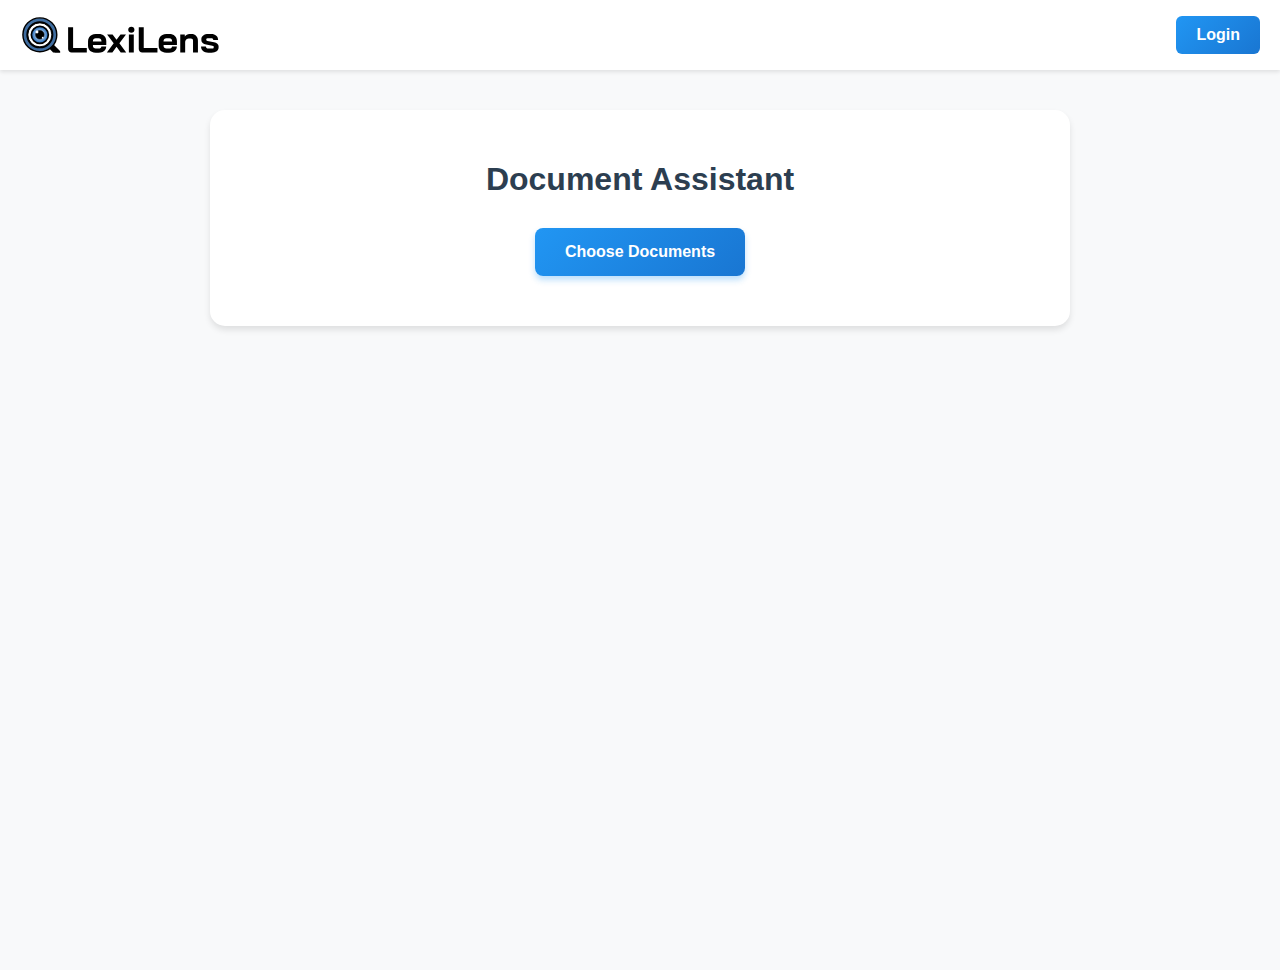
<file: index.html>
<!DOCTYPE html>
<html lang="en">

<head>
    <meta charset="UTF-8">
    <meta name="viewport" content="width=device-width, initial-scale=1.0">
    <title>Document Translation Helper</title>
    <style>
        body {
            margin: 0;
            padding: 0;
            font-family: Arial, sans-serif;
            background-color: #f8f9fa;
            color: #2c3e50;
        }

        .app-layout {
            display: flex;
            min-height: 100vh;
            position: relative;
            padding-top: 70px;
        }

        /* Sidebar styles */
        .sidebar {
            width: 250px;
            background-color: #ffffff;
            border-right: 1px solid #dee2e6;
            height: calc(100vh - 70px);
            position: fixed;
            left: 0;
            top: 70px;
            overflow-y: auto;
            box-shadow: 2px 0 10px rgba(0,0,0,0.1);
        }

        .sidebar-header {
            padding: 25px 20px;
            border-bottom: 1px solid #dee2e6;
            background: linear-gradient(135deg, #2196F3, #1976D2);
            background-color: white;
        }

        .sidebar-header h2 {
            margin: 0;
            color: white;
            font-size: 1.3rem;
            font-weight: 600;
        }

        .chat-list {
            padding: 10px;
        }

        .chat-item {
            padding: 15px;
            border-radius: 10px;
            margin-bottom: 12px;
            cursor: pointer;
            transition: all 0.3s ease;
            background-color: white;
            border: 1px solid #e0e0e0;
            box-shadow: 0 2px 4px rgba(0,0,0,0.02);
        }

        .chat-item:hover {
            transform: translateY(-2px);
            box-shadow: 0 4px 8px rgba(0,0,0,0.1);
            border-color: #2196F3;
        }

        .chat-item.active {
            background-color: #e3f2fd;
        }

        .chat-title {
            font-size: 0.95rem;
            font-weight: 600;
            color: #2c3e50;
        }

        .chat-date {
            font-size: 0.8rem;
            color: #7f8c8d;
            margin-top: 5px;
        }

        /* Main content styles */
        .main-content {
            margin-left: 250px;
            flex-grow: 1;
            padding: 20px;
            position: relative;
            margin-top: 20px;
        }

        /* Add new styles for images and title */
        .logo-container {
            display: none;
        }

        .container {
            max-width: 800px;
            margin: 0 auto;
            padding: 30px;
            background: white;
            border-radius: 15px;
            box-shadow: 0 4px 6px rgba(0,0,0,0.1);
            text-align: center;
        }

        .container h1 {
            color: #2c3e50;
            font-size: 2rem;
            font-weight: 700;
            margin-bottom: 30px;
            text-align: center;
            width: 100%;
            display: block;
        }

        /* Existing upload section styles */
        .upload-section {
            text-align: center;
            margin: 20px 0;
            position: relative;
        }

        .upload-button {
            display: inline-block;
            padding: 15px 30px;
            background: linear-gradient(135deg, #2196F3, #1976D2);
            color: white;
            border: none;
            border-radius: 8px;
            cursor: pointer;
            transition: all 0.3s ease;
            font-weight: 600;
            box-shadow: 0 4px 6px rgba(33,150,243,0.3);
        }

        .upload-button:hover {
            transform: translateY(-2px);
            box-shadow: 0 6px 8px rgba(33,150,243,0.4);
        }

        .file-name {
            margin-top: 10px;
            color: #666;
        }

        .translate-button {
            display: block;
            width: 100%;
            padding: 12px;
            background-color: #2196F3;
            color: white;
            border: none;
            border-radius: 4px;
            cursor: pointer;
            transition: background-color 0.3s;
            margin-top: 20px;
        }

        .translate-button:disabled {
            background-color: #cccccc;
            cursor: not-allowed;
        }

        .translate-button:hover:not(:disabled) {
            background-color: #1976D2;
        }

        /* Responsive design */
        @media (max-width: 768px) {
            .sidebar {
                width: 200px;
            }

            .main-content {
                margin-left: 200px;
            }
        }

        .chat-item {
            position: relative;
            padding-right: 40px;
            /* Make room for delete button */
        }

        .delete-btn {
            position: absolute;
            right: 10px;
            top: 50%;
            transform: translateY(-50%);
            background: none;
            border: none;
            cursor: pointer;
            opacity: 0;
            transition: opacity 0.2s ease;
            padding: 5px;
            border-radius: 4px;
        }

        .chat-item:hover .delete-btn {
            opacity: 1;
        }

        .delete-btn:hover {
            background-color: #ffebee;
        }

        .trash-icon {
            font-size: 16px;
        }

        /* Auth button styles */
        .auth-buttons {
            position: static;
        }

        .auth-button {
            position: relative;
            background: linear-gradient(135deg, #2196F3, #1976D2);
            color: white;
            padding: 10px 20px;
            border-radius: 6px;
            font-weight: 600;
            text-decoration: none;
            transition: all 0.3s ease;
            display: inline-block;
        }

        .auth-button:hover {
            transform: translateY(-2px);
            box-shadow: 0 4px 6px rgba(33,150,243,0.3);
        }

        .process-button {
            display: block;
            width: 100%;
            padding: 12px;
            background: linear-gradient(135deg, #2196F3, #1976D2);
            color: white;
            border: none;
            border-radius: 8px;
            cursor: pointer;
            margin-top: 20px;
            transition: all 0.3s ease;
            font-weight: 600;
            box-shadow: 0 4px 6px rgba(33,150,243,0.3);
        }

        .process-button:hover {
            transform: translateY(-2px);
            box-shadow: 0 6px 8px rgba(33,150,243,0.4);
        }

        .file-list {
            margin: 20px 0;
        }

        .file-item {
            display: flex;
            justify-content: space-between;
            align-items: center;
            padding: 12px 15px;
            margin: 8px 0;
            background: #f8f9fa;
            border: 1px solid #e0e0e0;
            border-radius: 8px;
            transition: all 0.3s ease;
        }

        .file-item:hover {
            background: #fff;
            border-color: #2196F3;
            transform: translateX(5px);
        }

        .remove-btn {
            background: none;
            border: none;
            color: #e74c3c;
            cursor: pointer;
            padding: 5px 10px;
            font-weight: bold;
            transition: all 0.3s ease;
        }

        .remove-btn:hover {
            color: #c0392b;
            transform: scale(1.2);
        }

        .preview-button {
            display: block;
            width: 100%;
            padding: 12px;
            background: #e3f2fd;
            color: #1976d2;
            border: none;
            border-radius: 8px;
            cursor: pointer;
            margin: 20px 0;
            transition: all 0.3s ease;
            font-weight: 600;
        }

        .preview-button:hover {
            background: #bbdefb;
            transform: translateY(-2px);
        }

        .preview-container {
            position: relative;
            max-width: 1200px;
            width: calc(100% - 290px);
            margin: 20px 20px 20px 270px;
            padding: 20px;
            background: white;
            border-radius: 15px;
            box-shadow: 0 4px 15px rgba(0,0,0,0.1);
            z-index: 1;
        }

        .preview-header {
            display: flex;
            justify-content: space-between;
            align-items: center;
            margin-bottom: 15px;
        }

        .close-preview {
            background: none;
            border: none;
            font-size: 24px;
            cursor: pointer;
            color: #666;
        }

        .carousel-container {
            position: relative;
            width: 100%;
        }

        .carousel-button {
            position: absolute;
            top: 50%;
            transform: translateY(-50%);
            background: rgba(0, 0, 0, 0.5);
            color: white;
            border: none;
            padding: 15px;
            cursor: pointer;
            z-index: 2;
        }

        .carousel-button.prev {
            left: 10px;
        }

        .carousel-button.next {
            right: 10px;
        }

        .preview-content {
            width: 100%;
            min-height: 600px;
            display: flex;
            justify-content: center;
            align-items: center;
            background: #f8f9fa;
            border-radius: 4px;
            overflow: hidden;
        }

        .preview-content iframe {
            width: 100%;
            height: 800px;
            border: none;
        }

        .preview-content img {
            max-width: 100%;
            max-height: 800px;
            object-fit: contain;
        }

        .carousel-dots {
            display: flex;
            justify-content: center;
            gap: 8px;
            margin-top: 10px;
        }

        .dot {
            width: 10px;
            height: 10px;
            border-radius: 50%;
            background: #ddd;
            cursor: pointer;
        }

        .dot.active {
            background: #2196F3;
        }

        /* Add responsive adjustments */
        @media (max-width: 768px) {
            .preview-container {
                width: calc(100% - 240px);
                margin-left: 220px;
            }
        }

        /* Add loading animation */
        @keyframes pulse {
            0% { transform: scale(1); }
            50% { transform: scale(1.05); }
            100% { transform: scale(1); }
        }

        .processing {
            animation: pulse 1.5s infinite;
        }

        /* Empty state styling */
        .empty-state {
            text-align: center;
            padding: 40px 20px;
            color: #7f8c8d;
        }

        .empty-state i {
            font-size: 48px;
            margin-bottom: 15px;
            color: #bdc3c7;
        }

        /* Add these styles */
        .login-required-tooltip {
            display: none;
            position: absolute;
            background: rgba(0, 0, 0, 0.8);
            color: white;
            padding: 8px 12px;
            border-radius: 4px;
            font-size: 14px;
            bottom: 100%;
            left: 50%;
            transform: translateX(-50%);
            margin-bottom: 8px;
            white-space: nowrap;
        }

        .not-logged-in .upload-button:hover + .login-required-tooltip {
            display: block;
        }

        /* Add this style */
        .sidebar.hidden {
            display: none;
        }

        .main-content.full-width {
            margin-left: 0;
        }

        /* Add these styles */
        .nav-bar {
            position: fixed;
            top: 0;
            left: 0;
            right: 0;
            height: 70px;
            background-color: white;
            box-shadow: 0 2px 4px rgba(0,0,0,0.1);
            display: flex;
            justify-content: space-between;
            align-items: center;
            padding: 0 20px;
            z-index: 1000;
        }

        .nav-logo {
            height: 40px;
        }

        .nav-logo img {
            height: 100%;
            width: auto;
        }
    </style>
</head>

<body>
    <div class="nav-bar">
        <div class="nav-logo">
            <img src="./images/full.svg" alt="Lexilytics Logo">
        </div>
        <div class="auth-buttons">
            <a href="./login.html" class="auth-button">Login</a>
        </div>
    </div>

    <div class="app-layout">
        <!-- Sidebar with Project List -->
        <div class="sidebar">
            <div class="sidebar-header">
                <h2>Project List</h2>
            </div>
            <div class="chat-list" id="chatList">
                <div class="chat-item">
                    <div class="chat-title">Spanish Visa Application</div>
                    <div class="chat-date">Mar 15, 2024</div>
                </div>
                <div class="chat-item">
                    <div class="chat-title">Chinese Birth Certificate</div>
                    <div class="chat-date">Mar 14, 2024</div>
                </div>
                <div class="chat-item">
                    <div class="chat-title">French Work Permit</div>
                    <div class="chat-date">Mar 13, 2024</div>
                </div>
            </div>
            <div class="empty-state" id="emptyState" style="display: none;">
                <i>📁</i>
                <p>No projects yet. Upload some documents to get started!</p>
            </div>
        </div>

        <!-- Main Content -->
        <div class="main-content">
            <div class="logo-container">
                <img src="./images/full.svg" alt="Lexilytics Logo">
            </div>
            <div class="container">
                <h1>Document Assistant</h1>
                <div class="upload-section ${!isLoggedIn() ? 'not-logged-in' : ''}">
                    <label for="fileUpload" class="upload-button">
                        Choose Documents
                        <input type="file" id="fileUpload" accept="image/*,.pdf,.doc,.docx" multiple hidden>
                    </label>
                    <div class="login-required-tooltip">Please log in to upload documents</div>

                    <div id="fileList" class="file-list"></div>

                    <!-- Preview button -->
                    <button id="previewBtn" class="preview-button" style="display: none;">
                        Preview Documents
                    </button>

                    <button id="processBtn" class="process-button" style="display: none;">
                        Analyze Documents
                    </button>
                </div>
            </div>
        </div>
    </div>

    <!-- Preview carousel container -->
    <div id="previewContainer" class="preview-container" style="display: none;">
        <div class="preview-header">
            <h3 id="previewTitle">Document Preview</h3>
            <button id="closePreview" class="close-preview">×</button>
        </div>
        <div class="carousel-container">
            <button class="carousel-button prev" id="prevBtn">❮</button>
            <div id="previewContent" class="preview-content"></div>
            <button class="carousel-button next" id="nextBtn">❯</button>
        </div>
        <div id="carouselDots" class="carousel-dots"></div>
    </div>

    <script>
        const API_ENDPOINTS = {
            projects: 'http://34.136.229.253:8080/projects/',
            upload: 'http://34.136.229.253:8080/projects/{project_id}/upload_pictures',
            messages: 'http://34.136.229.253:8080/projects/{project_id}/messages'
        };

        function getAuthHeaders() {
            const token = localStorage.getItem('token');
            const tokenType = localStorage.getItem('token_type') || 'Bearer';
            return {
                'Authorization': `${tokenType} ${token}`,
                'Content-Type': 'application/json'
            };
        }

        async function loadUserProjects() {
            const token = localStorage.getItem('token');
            if (!token) return;

            try {
                const response = await fetch(API_ENDPOINTS.projects, {
                    headers: getAuthHeaders()
                });
                
                if (response.ok) {
                    const projects = await response.json();
                    updateProjectList(projects);
                } else {
                    // Handle unauthorized access
                    if (response.status === 401) {
                        localStorage.removeItem('token');
                        localStorage.removeItem('token_type');
                        window.location.reload();
                    }
                }
            } catch (error) {
                console.error('Failed to load projects:', error);
            }
        }

        const fileUpload = document.getElementById('fileUpload');
        const fileList = document.getElementById('fileList');
        const previewBtn = document.getElementById('previewBtn');
        const processBtn = document.getElementById('processBtn');
        const previewContainer = document.getElementById('previewContainer');
        let selectedFiles = [];
        let currentPreviewIndex = 0;

        function isLoggedIn() {
            return localStorage.getItem('token') !== null;
        }

        document.querySelector('.upload-button').addEventListener('click', function(e) {
            if (!isLoggedIn()) {
                e.preventDefault();
                window.location.href = 'login.html';
                return;
            }
            // If logged in, the hidden file input will work normally
        });

        fileUpload.addEventListener('change', function (e) {
            const newFiles = Array.from(e.target.files);
            selectedFiles = selectedFiles.concat(newFiles);
            updateFileList();
            this.value = '';
        });

        function updateFileList() {
            fileList.innerHTML = '';

            selectedFiles.forEach((file, index) => {
                const fileItem = document.createElement('div');
                fileItem.className = 'file-item';
                fileItem.innerHTML = `
                    <span>${file.name}</span>
                    <button class="remove-btn" data-index="${index}">×</button>
                `;
                fileList.appendChild(fileItem);
            });

            const hasFiles = selectedFiles.length > 0;
            previewBtn.style.display = hasFiles ? 'block' : 'none';
            processBtn.style.display = hasFiles ? 'block' : 'none';
        }

        fileList.addEventListener('click', function (e) {
            if (e.target.classList.contains('remove-btn')) {
                const index = parseInt(e.target.dataset.index);
                selectedFiles.splice(index, 1);
                updateFileList();
                if (selectedFiles.length === 0) {
                    previewContainer.style.display = 'none';
                }
            }
        });

        previewBtn.addEventListener('click', function() {
            if (selectedFiles.length > 0) {
                showPreview(0);
                previewContainer.style.display = 'block';
                
                // Update scrolling behavior
                const previewOffset = previewContainer.offsetTop;
                window.scrollTo({
                    top: previewOffset,
                    behavior: 'smooth'
                });
            }
        });

        document.getElementById('closePreview').addEventListener('click', function () {
            previewContainer.style.display = 'none';
        });

        document.getElementById('prevBtn').addEventListener('click', function () {
            if (currentPreviewIndex > 0) {
                showPreview(currentPreviewIndex - 1);
            }
        });

        document.getElementById('nextBtn').addEventListener('click', function () {
            if (currentPreviewIndex < selectedFiles.length - 1) {
                showPreview(currentPreviewIndex + 1);
            }
        });

        function showPreview(index) {
            currentPreviewIndex = index;
            const file = selectedFiles[index];
            document.getElementById('previewTitle').textContent = `Preview: ${file.name} (${index + 1}/${selectedFiles.length})`;

            const previewContent = document.getElementById('previewContent');
            previewContent.innerHTML = '';

            if (file.type.startsWith('image/')) {
                const reader = new FileReader();
                reader.onload = function (e) {
                    const img = document.createElement('img');
                    img.src = e.target.result;
                    img.style.maxWidth = '100%';
                    img.style.maxHeight = '800px';
                    previewContent.appendChild(img);
                };
                reader.readAsDataURL(file);
            } else if (file.type === 'application/pdf') {
                const objectUrl = URL.createObjectURL(file);
                const iframe = document.createElement('iframe');
                iframe.src = objectUrl;
                previewContent.appendChild(iframe);
            } else {
                previewContent.innerHTML = '<p>Preview not available for this file type</p>';
            }

            updateCarouselDots();
            updateNavigationButtons();
        }

        function updateCarouselDots() {
            const dotsContainer = document.getElementById('carouselDots');
            dotsContainer.innerHTML = '';

            selectedFiles.forEach((_, index) => {
                const dot = document.createElement('div');
                dot.className = `dot${index === currentPreviewIndex ? ' active' : ''}`;
                dot.addEventListener('click', () => showPreview(index));
                dotsContainer.appendChild(dot);
            });
        }

        function updateNavigationButtons() {
            document.getElementById('prevBtn').style.display = currentPreviewIndex > 0 ? 'block' : 'none';
            document.getElementById('nextBtn').style.display = currentPreviewIndex < selectedFiles.length - 1 ? 'block' : 'none';
        }

        processBtn.addEventListener('click', async function() {
            if (selectedFiles.length > 0) {
                const token = localStorage.getItem('token');
                if (!token) {
                    alert('Please login to process documents');
                    window.location.href = 'login.html';
                    return;
                }

                try {
                    // First create a new project
                    const projectResponse = await fetch(API_ENDPOINTS.projects, {
                        method: 'POST',
                        headers: getAuthHeaders(),
                        body: JSON.stringify({ explanation: {} })
                    });

                    if (!projectResponse.ok) {
                        throw new Error('Failed to create project');
                    }

                    const project = await projectResponse.json();

                    // Then upload files to the project
                    const formData = new FormData();
                    selectedFiles.forEach(file => {
                        formData.append('files', file);
                    });

                    const uploadUrl = API_ENDPOINTS.upload.replace('{project_id}', project.id);
                    const uploadResponse = await fetch(uploadUrl, {
                        method: 'POST',
                        headers: {
                            'Authorization': getAuthHeaders().Authorization
                        },
                        body: formData
                    });

                    if (!uploadResponse.ok) {
                        throw new Error('Failed to upload files');
                    }

                    const result = await uploadResponse.json();
                    
                    // Create project info for localStorage
                    const projectInfo = {
                        title: `Project ${project.id}`,
                        date: new Date().toLocaleDateString(),
                        projectId: project.id,
                        files: selectedFiles.map(f => f.name)
                    };

                    // Update project list in localStorage
                    const projects = JSON.parse(localStorage.getItem('projectList') || '[]');
                    projects.unshift(projectInfo); // Add new project to beginning of list
                    localStorage.setItem('projectList', JSON.stringify(projects));
                    
                    // Store current project info
                    localStorage.setItem('currentChat', JSON.stringify(projectInfo));
                    
                    window.location.href = 'chat-view.html';
                } catch (error) {
                    console.error('Error processing files:', error);
                    alert('Failed to process files. Please try again.');
                }
            }
        });

        // Handle chat item clicks
        document.querySelectorAll('.chat-item').forEach(item => {
            item.addEventListener('click', function () {
                if (!isLoggedIn()) {
                    window.location.href = 'login.html';
                    return;
                }
                const title = this.querySelector('.chat-title').textContent;
                const date = this.querySelector('.chat-date').textContent;

                localStorage.setItem('currentChat', JSON.stringify({
                    title: title,
                    date: date
                }));

                window.location.href = 'chat-view.html';
            });
        });

        // Function to add new document to project list
        function addToProjectList(fileName) {
            const chatList = document.getElementById('chatList');
            const currentDate = new Date().toLocaleDateString('en-US', {
                month: 'short',
                day: 'numeric',
                year: 'numeric'
            });

            // Create new chat item
            const newChatItem = document.createElement('div');
            newChatItem.className = 'chat-item';
            newChatItem.innerHTML = `
                <div class="chat-title">${fileName}</div>
                <div class="chat-date">${currentDate}</div>
                <button class="delete-btn" title="Delete project">
                    <span class="trash-icon">🗑️</span>
                </button>
            `;

            // Add to the beginning of the list
            chatList.insertBefore(newChatItem, chatList.firstChild);

            // Save to localStorage
            saveProjectList();
        }

        // Function to save project list to localStorage
        function saveProjectList() {
            const projects = [];
            document.querySelectorAll('.chat-item').forEach(item => {
                projects.push({
                    title: item.querySelector('.chat-title').textContent,
                    date: item.querySelector('.chat-date').textContent
                });
            });
            localStorage.setItem('projectList', JSON.stringify(projects));
        }

        // Function to load project list from localStorage
        function loadProjectList() {
            if (!isLoggedIn()) return;
            
            const projects = JSON.parse(localStorage.getItem('projectList') || '[]');
            const chatList = document.getElementById('chatList');
            chatList.innerHTML = ''; // Clear existing items

            projects.forEach(project => {
                const chatItem = document.createElement('div');
                chatItem.className = 'chat-item';
                chatItem.innerHTML = `
                    <div class="chat-title">${project.title}</div>
                    <div class="chat-date">${project.date}</div>
                    <button class="delete-btn" title="Delete project">
                        <span class="trash-icon">🗑️</span>
                    </button>
                `;
                chatList.appendChild(chatItem);
            });
        }

        // Update sidebar visibility based on login status
        function updateUIBasedOnLogin() {
            const isUserLoggedIn = localStorage.getItem('token') !== null;
            const sidebar = document.querySelector('.sidebar');
            const mainContent = document.querySelector('.main-content');
            
            if (!isUserLoggedIn) {
                sidebar.style.display = 'none';
                mainContent.classList.add('full-width');
            } else {
                sidebar.style.display = 'block';
                mainContent.classList.remove('full-width');
                loadProjectList();
            }
        }

        // Call this when page loads
        document.addEventListener('DOMContentLoaded', function() {
            updateUIBasedOnLogin();
        });

        // Add click handler for project list items
        document.getElementById('chatList').addEventListener('click', function(e) {
            const chatItem = e.target.closest('.chat-item');
            if (!chatItem) return;

            if (e.target.closest('.delete-btn')) {
                e.stopPropagation();
                const projects = JSON.parse(localStorage.getItem('projectList') || '[]');
                const index = Array.from(chatList.children).indexOf(chatItem);
                
                if (confirm('Are you sure you want to delete this project?')) {
                    projects.splice(index, 1);
                    localStorage.setItem('projectList', JSON.stringify(projects));
                    chatItem.remove();
                }
            } else {
                const projects = JSON.parse(localStorage.getItem('projectList') || '[]');
                const index = Array.from(chatList.children).indexOf(chatItem);
                const project = projects[index];
                
                // Store the selected project's chat history
                localStorage.setItem('currentChat', JSON.stringify({
                    title: project.title,
                    date: project.date,
                    fileCount: project.fileCount,
                    files: project.files,
                    chatHistory: project.chatHistory || [] // Preserve chat history if it exists
                }));
                
                window.location.href = 'chat-view.html';
            }
        });

        function updateEmptyState() {
            const chatList = document.getElementById('chatList');
            const emptyState = document.getElementById('emptyState');
            
            if (chatList.children.length === 0) {
                emptyState.style.display = 'block';
            } else {
                emptyState.style.display = 'none';
            }
        }

        document.addEventListener('DOMContentLoaded', updateEmptyState);
    </script>
</body>

</html>
</file>
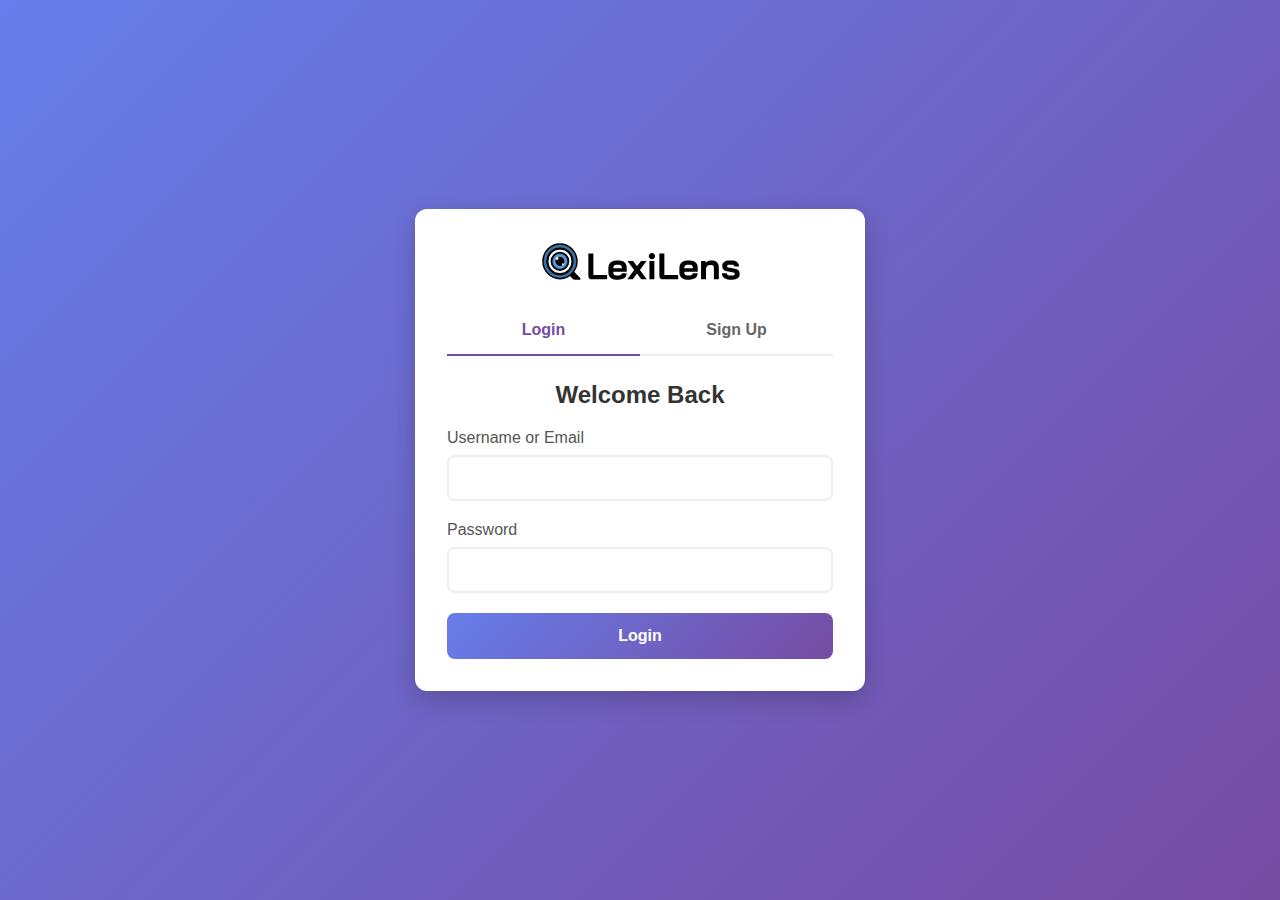
<file: login.html>
<!DOCTYPE html>
<html lang="en">
<head>
    <meta charset="UTF-8">
    <meta name="viewport" content="width=device-width, initial-scale=1.0">
    <title>Login & Signup - Lexilytics</title>
    <style>
        * {
            margin: 0;
            padding: 0;
            box-sizing: border-box;
        }

        body {
            font-family: 'Segoe UI', Tahoma, Geneva, Verdana, sans-serif;
            display: flex;
            justify-content: center;
            align-items: center;
            min-height: 100vh;
            background: linear-gradient(135deg, #667eea 0%, #764ba2 100%);
            padding: 20px;
        }

        .container {
            background-color: white;
            padding: 2rem;
            border-radius: 12px;
            box-shadow: 0 8px 24px rgba(0,0,0,0.2);
            width: 100%;
            max-width: 450px;
        }

        .logo-container {
            text-align: center;
            margin-bottom: 20px;
        }

        .logo-container img {
            max-width: 200px;
            height: auto;
        }

        .tabs {
            display: flex;
            margin-bottom: 25px;
            border-bottom: 2px solid #eee;
        }

        .tab {
            flex: 1;
            padding: 15px;
            text-align: center;
            cursor: pointer;
            font-weight: 600;
            color: #666;
            transition: all 0.3s ease;
        }

        .tab.active {
            color: #764ba2;
            border-bottom: 2px solid #764ba2;
            margin-bottom: -2px;
        }

        .form-container {
            display: none;
        }

        .form-container.active {
            display: block;
            animation: fadeIn 0.5s ease;
        }

        @keyframes fadeIn {
            from { opacity: 0; transform: translateY(10px); }
            to { opacity: 1; transform: translateY(0); }
        }

        h2 {
            margin-bottom: 20px;
            color: #333;
            text-align: center;
        }

        .form-group {
            margin-bottom: 20px;
        }

        label {
            display: block;
            margin-bottom: 8px;
            color: #555;
            font-weight: 500;
        }

        input {
            width: 100%;
            padding: 12px;
            border: 2px solid #eee;
            border-radius: 8px;
            font-size: 16px;
            transition: border-color 0.3s ease;
        }

        input:focus {
            border-color: #764ba2;
            outline: none;
        }

        button {
            width: 100%;
            padding: 14px;
            background: linear-gradient(135deg, #667eea 0%, #764ba2 100%);
            color: white;
            border: none;
            border-radius: 8px;
            cursor: pointer;
            font-size: 16px;
            font-weight: 600;
            transition: transform 0.2s ease;
        }

        button:hover {
            transform: translateY(-2px);
        }

        button:active {
            transform: translateY(0);
        }

        .error-message {
            color: #dc3545;
            margin-top: 15px;
            padding: 10px;
            border-radius: 6px;
            background-color: #fff;
            border: 1px solid #dc3545;
            display: none;
        }

        .success-message {
            color: #28a745;
            margin-top: 15px;
            padding: 10px;
            border-radius: 6px;
            background-color: #fff;
            border: 1px solid #28a745;
            display: none;
        }

        .password-requirements {
            font-size: 12px;
            color: #666;
            margin-top: 5px;
        }

        .loading {
            display: none;
            text-align: center;
            margin-top: 10px;
        }

        .loading::after {
            content: "...";
            animation: dots 1.5s steps(5, end) infinite;
        }

        @keyframes dots {
            0%, 20% { content: "."; }
            40% { content: ".."; }
            60%, 100% { content: "..."; }
        }
    </style>
</head>
<body>
    <div class="container">
        <div class="logo-container">
            <img src="./images/full.svg" alt="Lexilytics Logo">
        </div>
        
        <div class="tabs">
            <div class="tab active" onclick="switchTab('login')">Login</div>
            <div class="tab" onclick="switchTab('signup')">Sign Up</div>
        </div>
        
        <div id="loginForm" class="form-container active">
            <h2>Welcome Back</h2>
            <form id="loginFormElement">
                <div class="form-group">
                    <label for="loginUsername">Username or Email</label>
                    <input type="text" id="loginUsername" name="username" required>
                </div>
                <div class="form-group">
                    <label for="loginPassword">Password</label>
                    <input type="password" id="loginPassword" name="password" required>
                </div>
                <button type="submit">Login</button>
                <div id="loginLoading" class="loading">Logging in</div>
            </form>
            <p id="loginErrorMessage" class="error-message"></p>
            <p id="loginSuccessMessage" class="success-message"></p>
        </div>

        <div id="signupForm" class="form-container">
            <h2>Create Account</h2>
            <form id="signupFormElement">
                <div class="form-group">
                    <label for="signupUsername">Username</label>
                    <input type="text" id="signupUsername" name="username" required>
                </div>
                <div class="form-group">
                    <label for="signupEmail">Email</label>
                    <input type="email" id="signupEmail" name="email" required>
                </div>
                <div class="form-group">
                    <label for="signupPassword">Password</label>
                    <input type="password" id="signupPassword" name="password" required>
                    <div class="password-requirements">
                        Password must be at least 8 characters long and contain letters, numbers, and special characters
                    </div>
                </div>
                <div class="form-group">
                    <label for="confirmPassword">Confirm Password</label>
                    <input type="password" id="confirmPassword" name="confirmPassword" required>
                </div>
                <button type="submit">Create Account</button>
                <div id="signupLoading" class="loading">Creating account</div>
            </form>
            <p id="signupErrorMessage" class="error-message"></p>
            <p id="signupSuccessMessage" class="success-message"></p>
        </div>
    </div>

    <script>
        // API endpoints
        const API_ENDPOINTS = {
            login: 'http://localhost:3000/api/users/login',
            signup: 'http://localhost:3000/api/users/register'
        };

        // Token management functions
        function saveToken(token) {
            localStorage.setItem('userToken', token);
        }

        function saveUserData(userData) {
            localStorage.setItem('userData', JSON.stringify(userData));
        }

        function removeToken() {
            localStorage.removeItem('userToken');
        }

        // Tab switching function
        function switchTab(tab) {
            // Reset forms and messages when switching tabs
            document.querySelectorAll('form').forEach(form => form.reset());
            document.querySelectorAll('.error-message, .success-message').forEach(msg => {
                msg.style.display = 'none';
                msg.textContent = '';
            });
            document.querySelectorAll('.loading').forEach(loading => loading.style.display = 'none');

            // Switch active tab
            document.querySelectorAll('.tab').forEach(t => t.classList.remove('active'));
            document.querySelectorAll('.form-container').forEach(f => f.classList.remove('active'));
            
            document.querySelector(`.tab:${tab === 'login' ? 'first-child' : 'last-child'}`).classList.add('active');
            document.getElementById(`${tab}Form`).classList.add('active');
        }

        // Validate password strength
        function isPasswordStrong(password) {
            const minLength = 8;
            const hasLetter = /[a-zA-Z]/.test(password);
            const hasNumber = /\d/.test(password);
            const hasSpecialChar = /[!@#$%^&*(),.?":{}|<>]/.test(password);
            
            return password.length >= minLength && hasLetter && hasNumber && hasSpecialChar;
        }

        // Handle login form submission
        document.getElementById('loginFormElement').addEventListener('submit', async (e) => {
            e.preventDefault();
            
            const errorMessage = document.getElementById('loginErrorMessage');
            const successMessage = document.getElementById('loginSuccessMessage');
            const loadingIndicator = document.getElementById('loginLoading');
            
            errorMessage.style.display = 'none';
            successMessage.style.display = 'none';
            loadingIndicator.style.display = 'block';

            const email = document.getElementById('loginUsername').value;
            const password = document.getElementById('loginPassword').value;

            try {
                const response = await fetch(API_ENDPOINTS.login, {
                    method: 'POST',
                    headers: {
                        'Content-Type': 'application/json'
                    },
                    body: JSON.stringify({ email, password })
                });

                const data = await response.json();

                if (!response.ok) {
                    throw new Error(data.detail || 'Login failed. Please try again.');
                }

                localStorage.setItem('token', data.access_token);
                localStorage.setItem('token_type', data.token_type);
                
                successMessage.textContent = 'Login successful! Redirecting...';
                successMessage.style.display = 'block';
                
                setTimeout(() => {
                    window.location.href = 'index.html';
                }, 1500);

            } catch (error) {
                errorMessage.textContent = error.message;
                errorMessage.style.display = 'block';
            } finally {
                loadingIndicator.style.display = 'none';
            }
        });

        // Handle signup form submission
        document.getElementById('signupFormElement').addEventListener('submit', async (e) => {
            e.preventDefault();
            
            const errorMessage = document.getElementById('signupErrorMessage');
            const successMessage = document.getElementById('signupSuccessMessage');
            const loadingIndicator = document.getElementById('signupLoading');
            
            errorMessage.style.display = 'none';
            successMessage.style.display = 'none';
            loadingIndicator.style.display = 'block';

            const name = document.getElementById('signupUsername').value;
            const email = document.getElementById('signupEmail').value;
            const password = document.getElementById('signupPassword').value;
            const confirmPassword = document.getElementById('confirmPassword').value;

            // Validate password match
            if (password !== confirmPassword) {
                errorMessage.textContent = 'Passwords do not match';
                errorMessage.style.display = 'block';
                loadingIndicator.style.display = 'none';
                return;
            }

            // Validate password strength
            if (!isPasswordStrong(password)) {
                errorMessage.textContent = 'Password does not meet the requirements';
                errorMessage.style.display = 'block';
                loadingIndicator.style.display = 'none';
                return;
            }

            try {
                const response = await fetch(API_ENDPOINTS.signup, {
                    method: 'POST',
                    headers: {
                        'Content-Type': 'application/json'
                    },
                    body: JSON.stringify({ name, email, password })
                });

                const data = await response.json();

                if (!response.ok) {
                    throw new Error(data.message || 'Signup failed. Please try again.');
                }

                saveToken(data.token);
                successMessage.textContent = 'Account created successfully! Redirecting...';
                successMessage.style.display = 'block';
                
                // Redirect after successful signup
                setTimeout(() => {
                    window.location.href = 'index.html';
                }, 1500);

            } catch (error) {
                errorMessage.textContent = error.message;
                errorMessage.style.display = 'block';
            } finally {
                loadingIndicator.style.display = 'none';
            }
        });

        // Check URL parameters and login status on page load
        window.addEventListener('load', () => {
            // Check for signup parameter in URL
            const urlParams = new URLSearchParams(window.location.search);
            if (urlParams.get('tab') === 'signup') {
                switchTab('signup');
            }
            
            // Check if user is already logged in
            const token = getToken();
            if (token) {
                window.location.href = 'index.html';
            }
        });
    </script>
</body>
</html>
</file>
